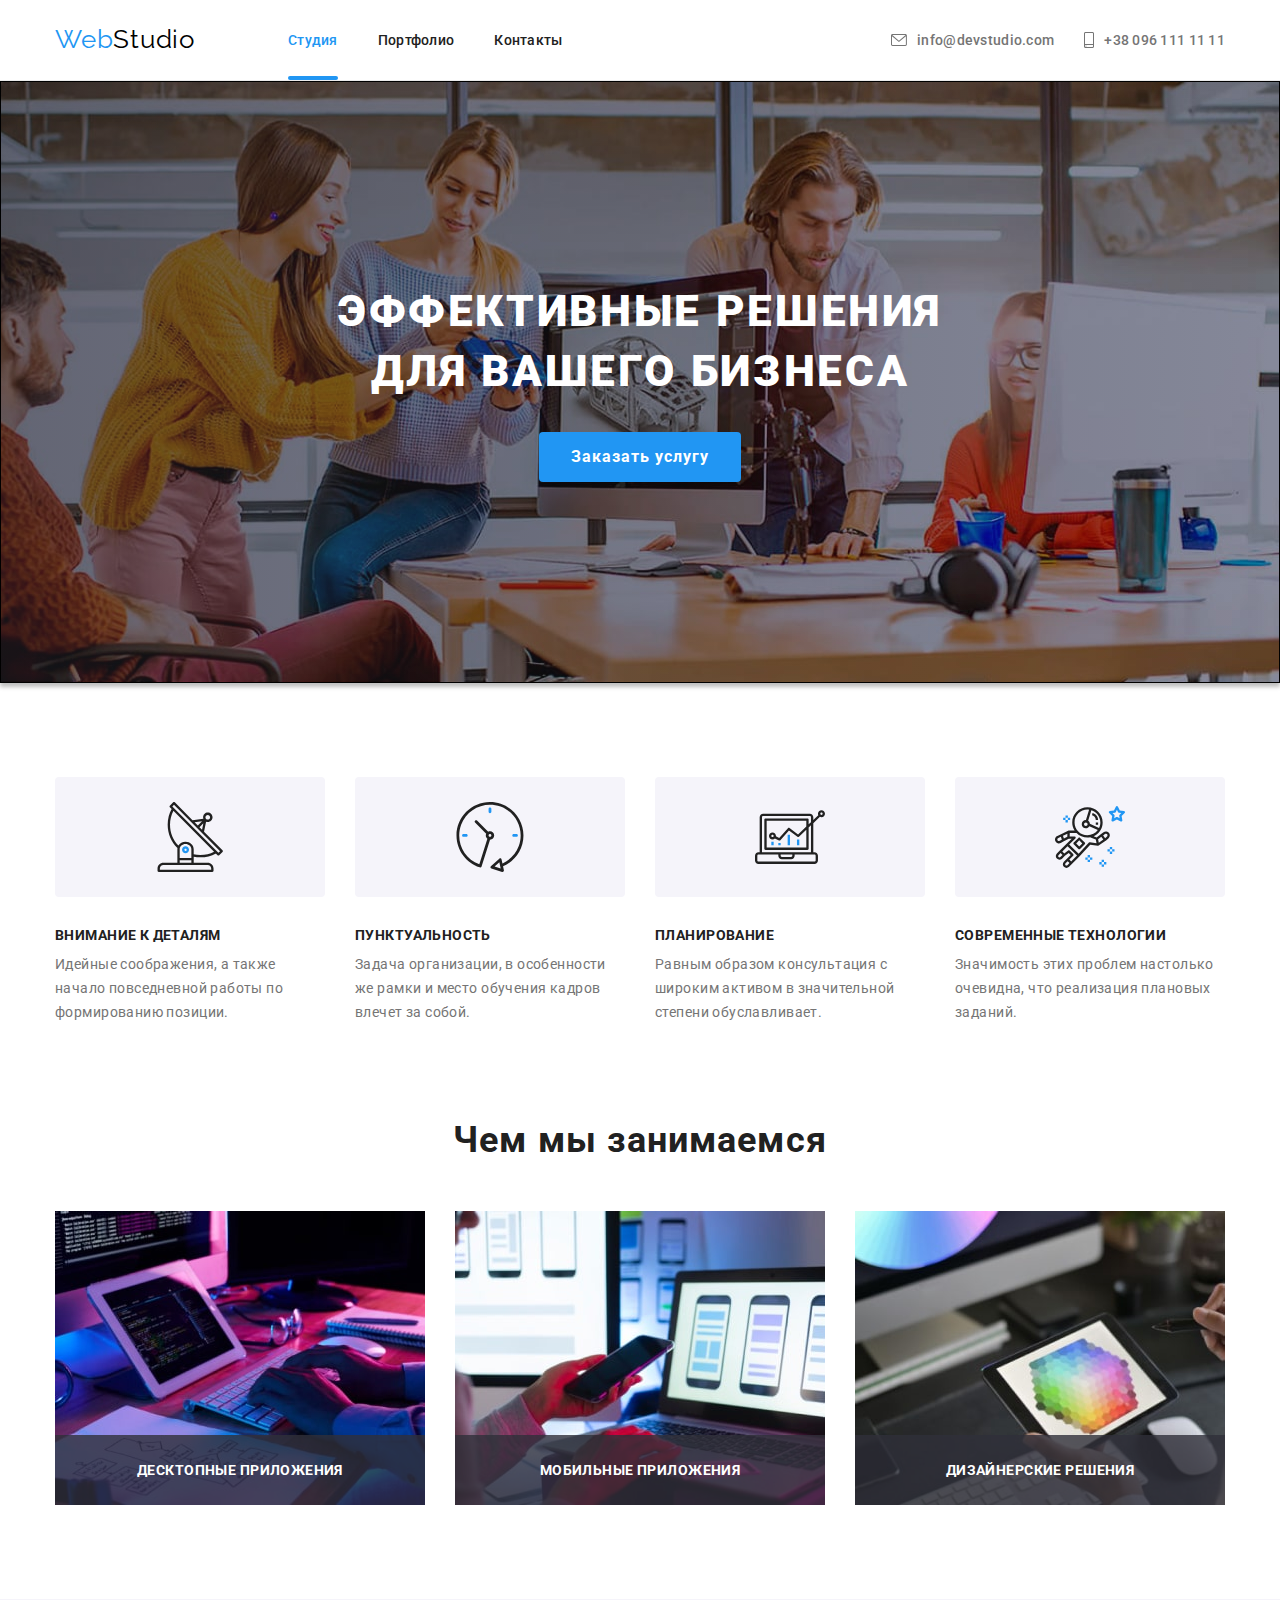
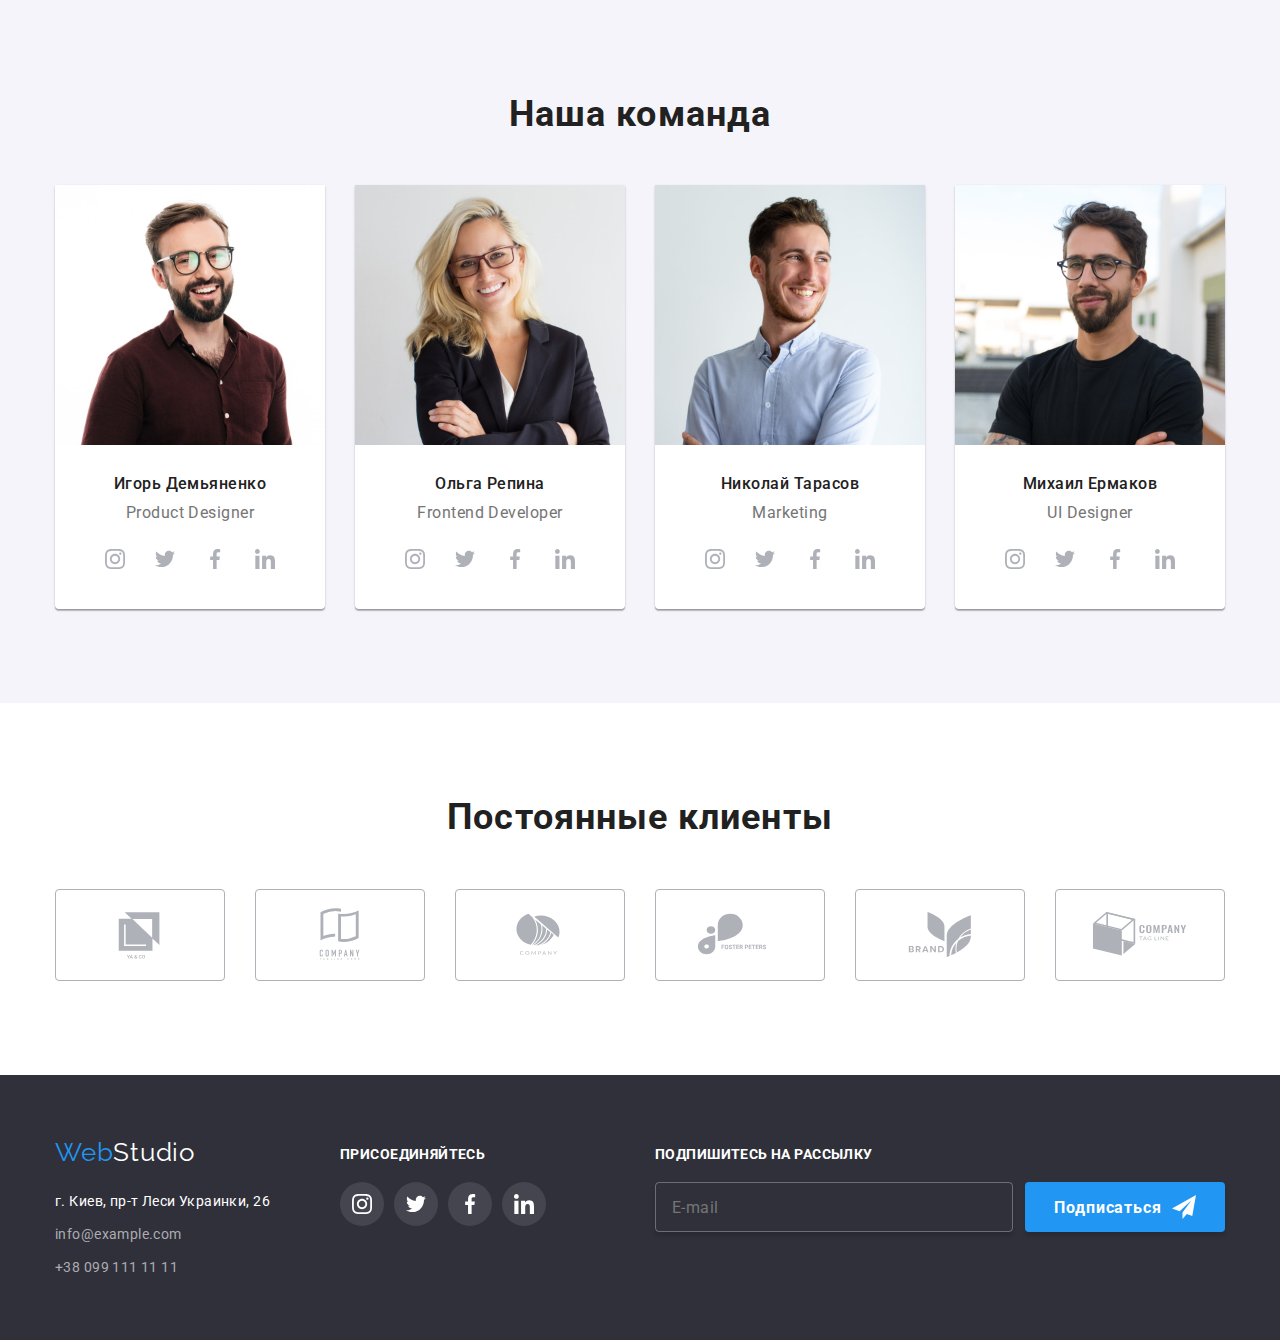
<file: index.html>
<!DOCTYPE html>
<html lang="ru">
  <head>
    <meta charset="UTF-8" />
    <meta http-equiv="X-UA-Compatible" content="IE=edge" />
    <meta name="viewport" content="width=device-width, initial-scale=1.0" />
    <title>Студия</title>
    <link rel="preconnect" href="https://fonts.googleapis.com" />
    <link rel="preconnect" href="https://fonts.gstatic.com" crossorigin />
    <link
      href="https://fonts.googleapis.com/css2?family=Raleway:wght@700&family=Roboto:wght@400;500;700;900&display=swap"
      rel="stylesheet"
    />
    <link rel="stylesheet" href="./css/main.min.css" />
  </head>

  <body>
    <header>
      <div class="container header">
        <nav class="nav-section">
          <!-- HEADER LOGO -->
          <a class="logo header-logo" href="./"
            >Web<span class="logo__black">Studio</span>
          </a>

          <!-- HEADER NAVIGATION -->
          <ul class="site-nav">
            <li class="site-nav__item">
              <a class="site-nav__link site-nav__current" href="./index.html"
                >Студия</a
              >
            </li>
            <li class="site-nav__item">
              <a class="site-nav__link" href="./portfolio.html">Портфолио</a>
            </li>
            <li class="site-nav__item">
              <a
                class="site-nav__link"
                href="https://unison-school.com.ua/data/uchitel_gitary_gostilo"
                >Контакты</a
              >
            </li>
          </ul>
        </nav>

        <!-- HEADER CONTACTS -->
        <ul class="site-contacts">
          <li class="site-contacts__item">
            <a class="site-contacts__link" href="mailto:info@devstudio.com">
              <svg class="site-contacts__icon" width="16" height="12">
                <use href="./images/icons.svg#icon-mail"></use>
              </svg>
              info@devstudio.com
            </a>
          </li>
          <li class="site-contacts__item">
            <a class="site-contacts__link" href="tel:+380961111111">
              <svg class="site-contacts__icon" width="10" height="16">
                <use href="./images/icons.svg#icon-smartphone"></use>
              </svg>
              +38 096 111 11 11
            </a>
          </li>
        </ul>
      </div>
    </header>

    <main>
      <!-- HERO -->
      <section class="hero">
        <div class="container">
          <h1 class="hero__title">Эффективные решения для вашего бизнеса</h1>
          <button type="button" class="main-button" data-modal-open>
            Заказать услугу
          </button>
        </div>
      </section>

      <!-- FEATURES -->
      <section class="features-section">
        <div class="container">
          <h2 class="visually-hidden">Особенности</h2>
          <ul class="features">
            <li class="features__item">
              <div class="features__image">
                <svg class="features__icon" width="70" height="70">
                  <use href="./images/icons.svg#icon-antenna"></use>
                </svg>
              </div>
              <h3 class="features__title">Внимание к деталям</h3>
              <p class="features__text">
                Идейные соображения, а также начало повседневной работы по
                формированию позиции.
              </p>
            </li>
            <li class="features__item">
              <div class="features__image">
                <svg class="features__icon" width="70" height="70">
                  <use href="./images/icons.svg#icon-clock"></use>
                </svg>
              </div>
              <h3 class="features__title">Пунктуальность</h3>
              <p class="features__text">
                Задача организации, в особенности же рамки и место обучения
                кадров влечет за собой.
              </p>
            </li>
            <li class="features__item">
              <div class="features__image">
                <svg class="features__icon" width="70" height="70">
                  <use href="./images/icons.svg#icon-diagram"></use>
                </svg>
              </div>
              <h3 class="features__title">Планирование</h3>
              <p class="features__text">
                Равным образом консультация с широким активом в значительной
                степени обуславливает.
              </p>
            </li>
            <li class="features__item">
              <div class="features__image">
                <svg class="features__icon" width="70" height="70">
                  <use href="./images/icons.svg#icon-astronaut"></use>
                </svg>
              </div>
              <h3 class="features__title">Современные технологии</h3>
              <p class="features__text">
                Значимость этих проблем настолько очевидна, что реализация
                плановых заданий.
              </p>
            </li>
          </ul>
        </div>
      </section>

      <!-- SERVISES -->
      <section class="services">
        <div class="container">
          <h2 class="services__title">Чем мы занимаемся</h2>
          <ul class="services-list">
            <li class="services-list__item">
              <img
                src="./images/im1.jpg"
                alt="Руки у планшета с клавиатурой"
                width="370"
              />
              <p class="services-list__text">Десктопные приложения</p>
            </li>
            <li class="services-list__item">
              <img
                src="./images/im2.jpg"
                alt="Телефон в руке возле ноутбука"
                width="370"
              />
              <p class="services-list__text">Мобильные приложения</p>
            </li>
            <li class="services-list__item">
              <img
                src="./images/im3.jpg"
                alt="Планшет и стилус в руках"
                width="370"
              />
              <p class="services-list__text">Дизайнерские решения</p>
            </li>
          </ul>
        </div>
      </section>

      <!-- TEAM -->
      <section class="team-section">
        <div class="container">
          <h2 class="team-section__title">Наша команда</h2>
          <ul class="team-list">
            <li class="team-list__item">
              <img
                src="./images/member1.jpg"
                alt="Член команды 1"
                width="270"
              />
              <div class="team-list__card">
                <h3 class="team-list__title">Игорь Демьяненко</h3>
                <p class="team-list__text">Product Designer</p>
                <ul class="team-social">
                  <li class="team-social__item">
                    <a href="" class="team-social__link">
                      <svg class="team-social__icon" width="20" height="20">
                        <use href="./images/icons.svg#icon-instagram"></use>
                      </svg>
                    </a>
                  </li>
                  <li class="team-social__item">
                    <a href="" class="team-social__link">
                      <svg class="team-social__icon" width="20" height="20">
                        <use href="./images/icons.svg#icon-twitter"></use>
                      </svg>
                    </a>
                  </li>
                  <li class="team-social__item">
                    <a href="" class="team-social__link">
                      <svg class="team-social__icon" width="20" height="20">
                        <use href="./images/icons.svg#icon-facebook"></use>
                      </svg>
                    </a>
                  </li>
                  <li class="team-social__item">
                    <a href="" class="team-social__link">
                      <svg class="team-social__icon" width="20" height="20">
                        <use href="./images/icons.svg#icon-linkedin"></use>
                      </svg>
                    </a>
                  </li>
                </ul>
              </div>
            </li>
            <li class="team-list__item">
              <img
                src="./images/member2.jpg"
                alt="Член команды 2"
                width="270"
                class="team-image"
              />
              <div class="team-list__card">
                <h3 class="team-list__title">Ольга Репина</h3>
                <p class="team-list__text">Frontend Developer</p>
                <ul class="team-social">
                  <li class="team-social__item">
                    <a href="" class="team-social__link">
                      <svg class="team-social__icon" width="20" height="20">
                        <use href="./images/icons.svg#icon-instagram"></use>
                      </svg>
                    </a>
                  </li>
                  <li class="team-social__item">
                    <a href="" class="team-social__link">
                      <svg class="team-social__icon" width="20" height="20">
                        <use href="./images/icons.svg#icon-twitter"></use>
                      </svg>
                    </a>
                  </li>
                  <li class="team-social__item">
                    <a href="" class="team-social__link">
                      <svg class="team-social__icon" width="20" height="20">
                        <use href="./images/icons.svg#icon-facebook"></use>
                      </svg>
                    </a>
                  </li>
                  <li class="team-social__item">
                    <a href="" class="team-social__link">
                      <svg class="team-social__icon" width="20" height="20">
                        <use href="./images/icons.svg#icon-linkedin"></use>
                      </svg>
                    </a>
                  </li>
                </ul>
              </div>
            </li>
            <li class="team-list__item">
              <img
                src="./images/member3.jpg"
                alt="Член команды 3"
                width="270"
                class="team-image"
              />
              <div class="team-list__card">
                <h3 class="team-list__title">Николай Тарасов</h3>
                <p class="team-list__text">Marketing</p>
                <ul class="team-social">
                  <li class="team-social__item">
                    <a href="" class="team-social__link">
                      <svg class="team-social__icon" width="20" height="20">
                        <use href="./images/icons.svg#icon-instagram"></use>
                      </svg>
                    </a>
                  </li>
                  <li class="team-social__item">
                    <a href="" class="team-social__link">
                      <svg class="team-social__icon" width="20" height="20">
                        <use href="./images/icons.svg#icon-twitter"></use>
                      </svg>
                    </a>
                  </li>
                  <li class="team-social__item">
                    <a href="" class="team-social__link">
                      <svg class="team-social__icon" width="20" height="20">
                        <use href="./images/icons.svg#icon-facebook"></use>
                      </svg>
                    </a>
                  </li>
                  <li class="team-social__item">
                    <a href="" class="team-social__link">
                      <svg class="team-social__icon" width="20" height="20">
                        <use href="./images/icons.svg#icon-linkedin"></use>
                      </svg>
                    </a>
                  </li>
                </ul>
              </div>
            </li>
            <li class="team-list__item">
              <img
                src="./images/member4.jpg"
                alt="Член команды 4"
                width="270"
                class="team-image"
              />
              <div class="team-list__card">
                <h3 class="team-list__title">Михаил Ермаков</h3>
                <p class="team-list__text">UI Designer</p>
                <ul class="team-social">
                  <li class="team-social__item">
                    <a href="" class="team-social__link">
                      <svg class="team-social__icon" width="20" height="20">
                        <use href="./images/icons.svg#icon-instagram"></use>
                      </svg>
                    </a>
                  </li>
                  <li class="team-social__item">
                    <a href="" class="team-social__link">
                      <svg class="team-social__icon" width="20" height="20">
                        <use href="./images/icons.svg#icon-twitter"></use>
                      </svg>
                    </a>
                  </li>
                  <li class="team-social__item">
                    <a href="" class="team-social__link">
                      <svg class="team-social__icon" width="20" height="20">
                        <use href="./images/icons.svg#icon-facebook"></use>
                      </svg>
                    </a>
                  </li>
                  <li class="team-social__item">
                    <a href="" class="team-social__link">
                      <svg class="team-social__icon" width="20" height="20">
                        <use href="./images/icons.svg#icon-linkedin"></use>
                      </svg>
                    </a>
                  </li>
                </ul>
              </div>
            </li>
          </ul>
        </div>
      </section>

      <!-- CLIENTS -->
      <section class="clients">
        <div class="container">
          <h2 class="clients__title">Постоянные клиенты</h2>
          <ul class="clients-list">
            <li class="clients-list__item">
              <a href="" class="clients-list__link">
                <svg class="clients-list__icon" width="106" height="60">
                  <use href="./images/icons.svg#icon-client-1"></use>
                </svg>
              </a>
            </li>
            <li class="clients-list__item">
              <a href="" class="clients-list__link">
                <svg class="clients-list__icon" width="106" height="60">
                  <use href="./images/icons.svg#icon-client-2"></use>
                </svg>
              </a>
            </li>
            <li class="clients-list__item">
              <a href="" class="clients-list__link">
                <svg class="clients-list__icon" width="106" height="60">
                  <use href="./images/icons.svg#icon-client-3"></use>
                </svg>
              </a>
            </li>
            <li class="clients-list__item">
              <a href="" class="clients-list__link">
                <svg class="clients-list__icon" width="106" height="60">
                  <use href="./images/icons.svg#icon-client-4"></use>
                </svg>
              </a>
            </li>
            <li class="clients-list__item">
              <a href="" class="clients-list__link">
                <svg class="clients-list__icon" width="106" height="60">
                  <use href="./images/icons.svg#icon-client-5"></use>
                </svg>
              </a>
            </li>
            <li class="clients-list__item">
              <a href="" class="clients-list__link">
                <svg class="clients-list__icon" width="106" height="60">
                  <use href="./images/icons.svg#icon-client-6"></use>
                </svg>
              </a>
            </li>
          </ul>
        </div>
      </section>
    </main>

    <!-- FOOTER CONTACTS -->
    <footer class="footer">
      <div class="container footer-container">
        <div class="footer-contacts">
          <h3 class="visually-hidden">Контакты</h3>
          <a class="logo footer-logo" href="./"
            >Web<span class="logo__white">Studio</span></a
          >
          <ul class="footer-list">
            <li class="footer-list-item">
              <address class="footer-address">
                г. Киев, пр-т Леси Украинки, 26
              </address>
            </li>
            <li class="footer-list-item">
              <a href="mailto:info@example.com" class="footer-contacts">
                info@example.com
              </a>
            </li>
            <li class="footer-list-item">
              <a href="tel:+380991111111" class="footer-contacts">
                +38 099 111 11 11
              </a>
            </li>
          </ul>
        </div>

        <!-- FOOTER SOCIAL -->
        <div class="footer-social-wrap">
          <h3 class="footer-social-title">Присоединяйтесь</h3>
          <ul class="footer-social">
            <li class="footer-social__item">
              <a href="" class="footer-social__link">
                <svg class="footer-social__icon" width="20" height="20">
                  <use href="./images/icons.svg#icon-instagram"></use>
                </svg>
              </a>
            </li>
            <li class="footer-social__item">
              <a href="" class="footer-social__link">
                <svg class="footer-social__icon" width="20" height="20">
                  <use href="./images/icons.svg#icon-twitter"></use>
                </svg>
              </a>
            </li>
            <li class="footer-social__item">
              <a href="" class="footer-social__link">
                <svg class="footer-social__icon" width="20" height="20">
                  <use href="./images/icons.svg#icon-facebook"></use>
                </svg>
              </a>
            </li>
            <li class="footer-social__item">
              <a href="" class="footer-social__link">
                <svg class="footer-social__icon" width="20" height="20">
                  <use href="./images/icons.svg#icon-linkedin"></use>
                </svg>
              </a>
            </li>
          </ul>
        </div>

        <!-- FOOTER SUBSCRIPTION -->
        <div class="footer-subscribe-section">
          <p class="footer-subcribe-title">Подпишитесь на рассылку</p>
          <form class="footer-subcribe">
            <input
              class="footer-subcribe__input"
              type="email"
              name="subscribe"
              placeholder="E-mail"
              required
            />
            <button type="submit" class="footer-subscribe__btn">
              Подписаться
              <svg class="footer-subscribe__icon" width="24" height="24">
                <use href="./images/icons.svg#icon-send"></use>
              </svg>
            </button>
          </form>
        </div>
      </div>
    </footer>

    <!-- MODAL WINDOW -->
    <div class="backdrop is-hidden" data-modal>
      <div class="modal">
        <button type="button" class="modal-close" data-modal-close>
          <svg class="modal-close-icon" width="11" height="11">
            <use href="./images/icons.svg#icon-close"></use>
          </svg>
        </button>

        <!-- MODAL FORM -->
        <p class="modal-form-title">Оставьте свои данные, мы вам перезвоним</p>
        <form class="modal-form">
          <label class="modal-label">
            Имя
            <span class="modal-label-wrap">
              <input type="text" name="person" class="modal-form-input" />
              <svg class="modal-lable-icon" width="18px" height="18px">
                <use href="./images/icons.svg#icon-modal-person"></use>
              </svg>
            </span>
          </label>
          <label class="modal-label">
            Телефон
            <span class="modal-label-wrap">
              <input type="tel" name="phone" class="modal-form-input" />
              <svg class="modal-lable-icon" width="18px" height="18px">
                <use href="./images/icons.svg#icon-modal-phone"></use>
              </svg>
            </span>
          </label>
          <label class="modal-label">
            Почта
            <span class="modal-label-wrap">
              <input type="email" name="email" class="modal-form-input" />
              <svg class="modal-lable-icon" width="18px" height="18px">
                <use href="./images/icons.svg#icon-modal-email"></use>
              </svg>
            </span>
          </label>
          <label class="modal-label">
            Комментарий
            <textarea
              name="comment"
              placeholder="Введите текст"
              class="modal-form-comment"
            ></textarea>
          </label>

          <!-- MODAL FORM CHECKBOX -->
          <div class="checkbox-container">
            <label class="modal-label-checkbox">
              <span class="modal-checkbox-wrap">
                <input type="checkbox" name="checkbox" class="modal-checkbox" />
                <span class="modal-checkbox-text">
                  Соглашаюсь с рассылкой и принимаю
                  <a href="" class="modal-checkbox-link">Условия договора</a>
                  <svg
                    class="modal-checkbox-icon-dis"
                    width="16px"
                    height="15px"
                  >
                    <use href="./images/icons.svg#icon-checkbox-black"></use>
                  </svg>
                  <svg
                    class="modal-checkbox-icon-act"
                    width="16px"
                    height="15px"
                  >
                    <use href="./images/icons.svg#icon-checkbox-blue"></use>
                  </svg>
                </span>
              </span>
            </label>
          </div>
          <div class="modal-button">
            <button type="submit" class="main-button">Отправить</button>
          </div>
        </form>
      </div>
    </div>

    <script src="./js/modal.js"></script>
  </body>
</html>
</file>
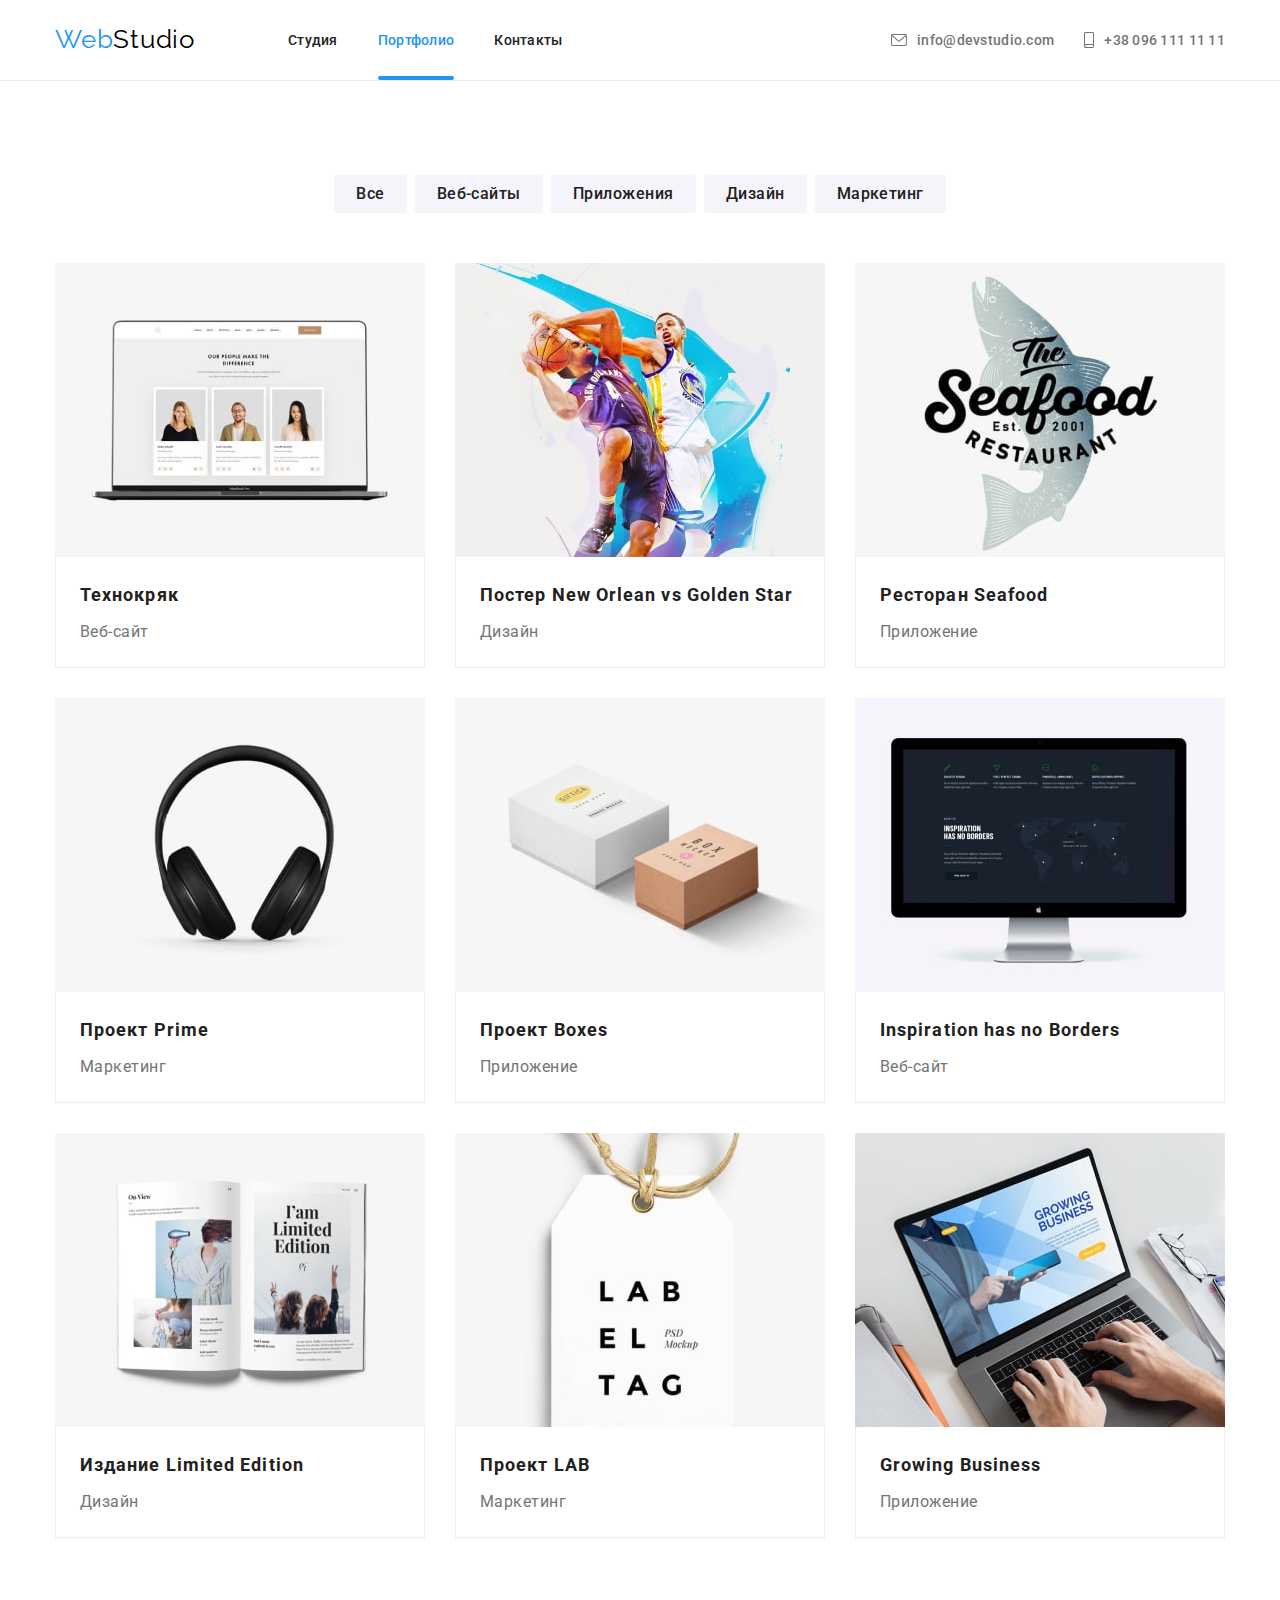
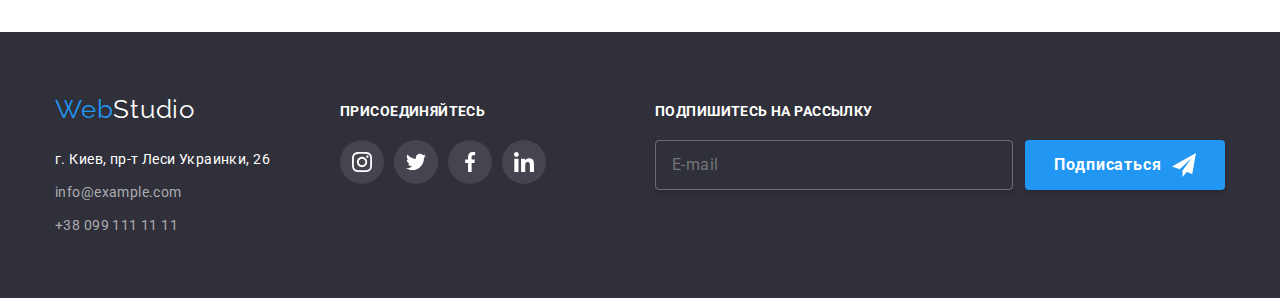
<file: portfolio.html>
<!DOCTYPE html>
<html lang="ru">
  <head>
    <meta charset="UTF-8" />
    <meta http-equiv="X-UA-Compatible" content="IE=edge" />
    <meta name="viewport" content="width=device-width, initial-scale=1.0" />
    <title>Портфолио</title>
    <link rel="preconnect" href="https://fonts.googleapis.com" />
    <link rel="preconnect" href="https://fonts.gstatic.com" crossorigin />
    <link
      href="https://fonts.googleapis.com/css2?family=Raleway:wght@700&family=Roboto:wght@400;500;700;900&display=swap"
      rel="stylesheet"
    />
    <link rel="stylesheet" href="./css/main.min.css" />
  </head>

  <body>
    <header>
      <div class="container header">
        <nav class="nav-section">
          <!-- HEADER LOGO -->
          <a class="logo header-logo" href="./"
            >Web<span class="logo__black">Studio</span>
          </a>

          <!-- HEADER NAVIGATION -->
          <ul class="site-nav">
            <li class="site-nav__item">
              <a class="site-nav__link" href="./index.html">Студия</a>
            </li>
            <li class="site-nav__item">
              <a
                class="site-nav__link site-nav__current"
                href="./portfolio.html"
                >Портфолио</a
              >
            </li>
            <li class="site-nav__item">
              <a
                class="site-nav__link"
                href="https://unison-school.com.ua/data/uchitel_gitary_gostilo"
                >Контакты</a
              >
            </li>
          </ul>
        </nav>

        <!-- HEADER CONTACTS -->
        <ul class="site-contacts">
          <li class="site-contacts__item">
            <a class="site-contacts__link" href="mailto:info@devstudio.com">
              <svg class="site-contacts__icon" width="16" height="12">
                <use href="./images/icons.svg#icon-mail"></use>
              </svg>
              info@devstudio.com
            </a>
          </li>
          <li class="site-contacts__item">
            <a class="site-contacts__link" href="tel:+380961111111">
              <svg class="site-contacts__icon" width="10" height="16">
                <use href="./images/icons.svg#icon-smartphone"></use>
              </svg>
              +38 096 111 11 11
            </a>
          </li>
        </ul>
      </div>
    </header>

    <main>
      <section class="portfolio-section">
        <div class="container">
          <!-- BUTTONS -->
          <h1 class="visually-hidden">Портфолио</h1>
          <ul class="portfolio-buttons">
            <li class="portfolio-buttons__item">
              <button type="button" class="portfolio-buttons__button">
                Все
              </button>
            </li>
            <li class="portfolio-buttons__item">
              <button type="button" class="portfolio-buttons__button">
                Веб-сайты
              </button>
            </li>
            <li class="portfolio-buttons__item">
              <button type="button" class="portfolio-buttons__button">
                Приложения
              </button>
            </li>
            <li class="portfolio-buttons__item">
              <button type="button" class="portfolio-buttons__button">
                Дизайн
              </button>
            </li>
            <li class="portfolio-buttons__item">
              <button type="button" class="portfolio-buttons__button">
                Маркетинг
              </button>
            </li>
          </ul>

          <!-- GALLERY -->
          <ul class="portfolio-gallery">
            <li class="portfolio-gallery__item">
              <div class="portfolio-gallery__overlay">
                <img src="./images/img-1.jpg" alt="картинка 1" width="370" />
                <p class="portfolio-gallery__over-text">
                  Технокряк это современная площадка распространения
                  коронавируса. Компании используют эту платформу для цифрового
                  шпионажа и атак на защищённые сервера конкурентов.
                </p>
              </div>
              <div class="portfolio-gallery__card">
                <h2 class="portfolio-gallery__main">Технокряк</h2>
                <p class="portfolio-gallery__text">Веб-сайт</p>
              </div>
            </li>
            <li class="portfolio-gallery__item">
              <div class="portfolio-gallery__overlay">
                <img src="./images/img-2.jpg" alt="картинка 2" width="370" />
                <p class="portfolio-gallery__over-text">
                  Технокряк это современная площадка распространения
                  коронавируса. Компании используют эту платформу для цифрового
                  шпионажа и атак на защищённые сервера конкурентов.
                </p>
              </div>
              <div class="portfolio-gallery__card">
                <h2 class="portfolio-gallery__main">
                  Постер <span lang="en">New Orlean vs Golden Star</span>
                </h2>
                <p class="portfolio-gallery__text">Дизайн</p>
              </div>
            </li>
            <li class="portfolio-gallery__item">
              <div class="portfolio-gallery__overlay">
                <img src="./images/img-3.jpg" alt="картинка 3" width="370" />
                <p class="portfolio-gallery__over-text">
                  Технокряк это современная площадка распространения
                  коронавируса. Компании используют эту платформу для цифрового
                  шпионажа и атак на защищённые сервера конкурентов.
                </p>
              </div>
              <div class="portfolio-gallery__card">
                <h2 class="portfolio-gallery__main">
                  Ресторан <span lang="en">Seafood</span>
                </h2>
                <p class="portfolio-gallery__text">Приложение</p>
              </div>
            </li>
            <li class="portfolio-gallery__item">
              <div class="portfolio-gallery__overlay">
                <img src="./images/img-4.jpg" alt="картинка 4" width="370" />
                <p class="portfolio-gallery__over-text">
                  Технокряк это современная площадка распространения
                  коронавируса. Компании используют эту платформу для цифрового
                  шпионажа и атак на защищённые сервера конкурентов.
                </p>
              </div>
              <div class="portfolio-gallery__card">
                <h2 class="portfolio-gallery__main">
                  Проект <span lang="en">Prime</span>
                </h2>
                <p class="portfolio-gallery__text">Маркетинг</p>
              </div>
            </li>
            <li class="portfolio-gallery__item">
              <div class="portfolio-gallery__overlay">
                <img src="./images/img-5.jpg" alt="картинка 5" width="370" />
                <p class="portfolio-gallery__over-text">
                  Технокряк это современная площадка распространения
                  коронавируса. Компании используют эту платформу для цифрового
                  шпионажа и атак на защищённые сервера конкурентов.
                </p>
              </div>
              <div class="portfolio-gallery__card">
                <h2 class="portfolio-gallery__main">
                  Проект <span lang="en">Boxes</span>
                </h2>
                <p class="portfolio-gallery__text">Приложение</p>
              </div>
            </li>
            <li class="portfolio-gallery__item">
              <div class="portfolio-gallery__overlay">
                <img src="./images/img-6.jpg" alt="картинка 6" width="370" />
                <p class="portfolio-gallery__over-text">
                  Технокряк это современная площадка распространения
                  коронавируса. Компании используют эту платформу для цифрового
                  шпионажа и атак на защищённые сервера конкурентов.
                </p>
              </div>
              <div class="portfolio-gallery__card">
                <h2 class="portfolio-gallery__main" lang="en">
                  Inspiration has no Borders
                </h2>
                <p class="portfolio-gallery__text">Веб-сайт</p>
              </div>
            </li>
            <li class="portfolio-gallery__item">
              <div class="portfolio-gallery__overlay">
                <img src="./images/img-7.jpg" alt="картинка 7" width="370" />
                <p class="portfolio-gallery__over-text">
                  Технокряк это современная площадка распространения
                  коронавируса. Компании используют эту платформу для цифрового
                  шпионажа и атак на защищённые сервера конкурентов.
                </p>
              </div>
              <div class="portfolio-gallery__card">
                <h2 class="portfolio-gallery__main">
                  Издание <span lang="en">Limited Edition</span>
                </h2>
                <p class="portfolio-gallery__text">Дизайн</p>
              </div>
            </li>
            <li class="portfolio-gallery__item">
              <div class="portfolio-gallery__overlay">
                <img src="./images/img-8.jpg" alt="картинка 8" width="370" />
                <p class="portfolio-gallery__over-text">
                  Технокряк это современная площадка распространения
                  коронавируса. Компании используют эту платформу для цифрового
                  шпионажа и атак на защищённые сервера конкурентов.
                </p>
              </div>
              <div class="portfolio-gallery__card">
                <h2 class="portfolio-gallery__main">
                  Проект <span lang="en">LAB</span>
                </h2>
                <p class="portfolio-gallery__text">Маркетинг</p>
              </div>
            </li>
            <li class="portfolio-gallery__item">
              <div class="portfolio-gallery__overlay">
                <img src="./images/img-9.jpg" alt="картинка 9" width="370" />
                <p class="portfolio-gallery__over-text">
                  Технокряк это современная площадка распространения
                  коронавируса. Компании используют эту платформу для цифрового
                  шпионажа и атак на защищённые сервера конкурентов.
                </p>
              </div>
              <div class="portfolio-gallery__card">
                <h2 class="portfolio-gallery__main" lang="en">
                  Growing Business
                </h2>
                <p class="portfolio-gallery__text">Приложение</p>
              </div>
            </li>
          </ul>
        </div>
      </section>
    </main>

    <!-- FOOTER CONTACTS -->
    <footer class="footer">
      <div class="container footer-container">
        <div class="footer-contacts">
          <h3 class="visually-hidden">Контакты</h3>
          <a class="logo footer-logo" href="./"
            >Web<span class="logo__white">Studio</span></a
          >
          <ul class="footer-list">
            <li class="footer-list-item">
              <address class="footer-address">
                г. Киев, пр-т Леси Украинки, 26
              </address>
            </li>
            <li class="footer-list-item">
              <a href="mailto:info@example.com" class="footer-contacts">
                info@example.com
              </a>
            </li>
            <li class="footer-list-item">
              <a href="tel:+380991111111" class="footer-contacts">
                +38 099 111 11 11
              </a>
            </li>
          </ul>
        </div>

        <!-- FOOTER SOCIAL -->
        <div class="footer-social-wrap">
          <h3 class="footer-social-title">Присоединяйтесь</h3>
          <ul class="footer-social">
            <li class="footer-social__item">
              <a href="" class="footer-social__link">
                <svg class="footer-social__icon" width="20" height="20">
                  <use href="./images/icons.svg#icon-instagram"></use>
                </svg>
              </a>
            </li>
            <li class="footer-social__item">
              <a href="" class="footer-social__link">
                <svg class="footer-social__icon" width="20" height="20">
                  <use href="./images/icons.svg#icon-twitter"></use>
                </svg>
              </a>
            </li>
            <li class="footer-social__item">
              <a href="" class="footer-social__link">
                <svg class="footer-social__icon" width="20" height="20">
                  <use href="./images/icons.svg#icon-facebook"></use>
                </svg>
              </a>
            </li>
            <li class="footer-social__item">
              <a href="" class="footer-social__link">
                <svg class="footer-social__icon" width="20" height="20">
                  <use href="./images/icons.svg#icon-linkedin"></use>
                </svg>
              </a>
            </li>
          </ul>
        </div>

        <!-- FOOTER SUBSCRIPTION -->
        <div class="footer-subscribe-section">
          <p class="footer-subcribe-title">Подпишитесь на рассылку</p>
          <form class="footer-subcribe">
            <input
              class="footer-subcribe__input"
              type="email"
              name="subscribe"
              placeholder="E-mail"
              required
            />
            <button type="submit" class="footer-subscribe__btn">
              Подписаться
              <svg class="footer-subscribe__icon" width="24" height="24">
                <use href="./images/icons.svg#icon-send"></use>
              </svg>
            </button>
          </form>
        </div>
      </div>
    </footer>
  </body>
</html>
</file>
<file: css/main.min.css>
/*! modern-normalize v1.1.0 | MIT License | https://github.com/sindresorhus/modern-normalize */*,::before,::after{box-sizing:border-box}html{line-height:1.15;-webkit-text-size-adjust:100%;-moz-tab-size:4;-o-tab-size:4;tab-size:4}body{margin:0;font-family:system-ui,-apple-system,"Segoe UI",Roboto,Helvetica,Arial,sans-serif,"Apple Color Emoji","Segoe UI Emoji"}hr{height:0;color:inherit}abbr[title]{-webkit-text-decoration:underline dotted;text-decoration:underline dotted}b,strong{font-weight:bolder}code,kbd,samp,pre{font-family:ui-monospace,SFMono-Regular,Consolas,"Liberation Mono",Menlo,monospace;font-size:1em}small{font-size:80%}sub,sup{font-size:75%;line-height:0;position:relative;vertical-align:baseline}sub{bottom:-0.25em}sup{top:-0.5em}table{text-indent:0;border-color:inherit}button,input,optgroup,select,textarea{font-family:inherit;font-size:100%;line-height:1.15;margin:0}button,select{text-transform:none}button,[type=button],[type=reset],[type=submit]{-webkit-appearance:button}::-moz-focus-inner{border-style:none;padding:0}:-moz-focusring{outline:1px dotted ButtonText}:-moz-ui-invalid{box-shadow:none}legend{padding:0}progress{vertical-align:baseline}::-webkit-inner-spin-button,::-webkit-outer-spin-button{height:auto}[type=search]{-webkit-appearance:textfield;outline-offset:-2px}::-webkit-search-decoration{-webkit-appearance:none}::-webkit-file-upload-button{-webkit-appearance:button;font:inherit}summary{display:list-item}:root{--brand-color-main: #212121;--brand-color-text: #757575;--brand-color-focus: #2196f3;--brand-background-color: #2f303a;--timing-function: 250ms cubic-bezier(0.4, 0, 0.2, 1)}.visually-hidden{position:absolute;clip:rect(0 0 0 0);width:1px;height:1px;margin:-1px;border:0;padding:0;overflow:hidden}p,h1,h2,h3,h4,h5,h6{margin:0}ul{margin:0;padding:0;list-style:none}button{cursor:pointer}img{display:block;min-width:100px;height:auto}body{font-family:"Roboto",sans-serif;background:#fff}.container{width:1200px;padding-left:15px;padding-right:15px;margin-left:auto;margin-right:auto}.logo{font-family:Raleway;font-size:26px;line-height:1.38;letter-spacing:.03em;color:var(--brand-color-focus);text-decoration:none}.logo__black{font-family:Raleway;font-size:26px;line-height:1.38;letter-spacing:.03em;color:#000;text-decoration:none}.logo__white{font-family:Raleway;font-size:26px;color:#fff;text-decoration:none}.header-logo{margin-right:93px}.footer-logo{display:inline-block;margin-bottom:20px}header{border-bottom:1px solid #ececec}.header{display:flex;align-items:center}.main-button{background-color:var(--brand-color-focus);color:#fff;font-weight:700;font-size:16px;line-height:1.87;padding:10px 32px;min-width:200px;letter-spacing:.06em;border-style:none;border-radius:4px;box-shadow:0px 4px 4px rgba(0,0,0,.15)}.nav-section{display:flex;align-items:center}.site-nav{font-size:14px;font-weight:500;line-height:1.17;letter-spacing:.02em;display:flex}.site-nav .site-nav__item:not(:last-child){margin-right:40px}.site-nav__link{position:relative;color:var(--brand-color-main);text-decoration:none;display:block;transition:color var(--timing-function);padding-top:32px;padding-bottom:32px}.site-nav__link:hover,.site-nav__link:focus{color:var(--brand-color-focus)}.site-nav__current{color:var(--brand-color-focus)}.site-nav__current::after{content:"";opacity:1;position:absolute;left:0;bottom:0;width:100%;height:4px;background:var(--brand-color-focus);border-radius:2px}.site-contacts{font-size:14px;font-weight:500;line-height:1.17;letter-spacing:.02em;display:flex;margin-left:auto}.site-contacts__item:not(:last-child){margin-right:30px}.site-contacts__link{color:var(--brand-color-text);text-decoration:none;display:flex;transition:color var(--timing-function);align-items:center}.site-contacts__link:hover,.site-contacts__link:focus{color:var(--brand-color-focus)}.site-contacts__link:hover .site-contacts__icon,.site-contacts__link:focus .site-contacts__icon{fill:var(--brand-color-focus)}.site-contacts__icon{fill:var(--brand-color-text);transition:fill var(--timing-function);margin-right:10px}.hero{padding-top:200px;padding-bottom:200px;max-width:1600px;text-align:center;background-color:rgba(47,48,58,.4);background-image:linear-gradient(to right, rgba(47, 48, 58, 0.4), transparent),url(../images/head.jpg);background-repeat:no-repeat;background-position:center;border:1px solid #000;box-shadow:0px 4px 4px rgba(0,0,0,.25);margin-left:auto;margin-right:auto}.hero__title{font-weight:900;font-size:44px;line-height:1.36;letter-spacing:.06em;width:696px;color:#fff;text-transform:uppercase;margin-bottom:30px;margin-left:auto;margin-right:auto}.features-section{padding:94px 0}.features{display:flex}.features__item{width:270px}.features__item:not(:last-child){margin-right:30px}.features__image{width:270px;height:120px;background-color:#f5f4fa;border-radius:4px;display:flex;justify-content:center;align-items:center}.features__title{font-size:14px;font-weight:700;line-height:1.17;letter-spacing:.03em;color:var(--brand-color-main);text-transform:uppercase;margin-top:30px}.features__text{font-size:14px;line-height:1.71;letter-spacing:.03em;color:var(--brand-color-text);margin-top:10px}.services__title{font-size:36px;font-weight:700;line-height:1.17;letter-spacing:.03em;color:var(--brand-color-main);text-align:center;margin-bottom:50px}.services-list{display:flex;padding-bottom:94px}.services-list__item{position:relative}.services-list__item:not(:last-child){margin-right:30px}.services-list__text{position:absolute;width:100%;left:0;bottom:0;font-weight:700;font-size:14px;line-height:1.17;letter-spacing:.03em;text-transform:uppercase;text-align:center;color:#fff;padding:27px 0;background-color:rgba(47,48,58,.8)}.team-section{background-color:#f5f4fa;padding:94px 0}.team-section__title{font-size:36px;font-weight:700;line-height:1.17;letter-spacing:.03em;color:var(--brand-color-main);text-align:center;margin-bottom:50px}.team-list{display:flex}.team-list__item{background-color:#fff;border-radius:0px 0px 4px 4px;box-shadow:0px 1px 3px rgba(0,0,0,.12),0px 1px 1px rgba(0,0,0,.14),0px 2px 1px rgba(0,0,0,.2)}.team-list__item:not(:last-child){margin-right:30px}.team-list__card{padding:30px 0}.team-list__title{font-size:16px;font-weight:500;line-height:1.17;letter-spacing:.03em;color:var(--brand-color-main);text-align:center;margin-bottom:10px}.team-list__text{font-size:16px;line-height:1.17;letter-spacing:.03em;color:var(--brand-color-text);text-align:center;padding-bottom:16px}.team-social{display:flex;justify-content:center}.team-social__item{width:40px;height:40px}.team-social__item:not(:last-child){margin-right:10px}.team-social__link{width:100%;height:100%;display:flex;transition:background-color var(--timing-function);border-radius:50%;justify-content:center;align-items:center}.team-social__link:hover,.team-social__link:focus{background-color:var(--brand-color-focus);border-radius:50%}.team-social__link:hover:hover .team-social__icon,.team-social__link:hover:focus .team-social__icon,.team-social__link:focus:hover .team-social__icon,.team-social__link:focus:focus .team-social__icon{fill:#fff}.team-social__icon{fill:#afb1b8;transition:fill var(--timing-function)}.clients{display:block;padding:94px 0}.clients__title{font-size:36px;font-weight:700;line-height:1.16;letter-spacing:.03em;color:var(--brand-color-main);text-align:center;margin-bottom:50px}.clients-list{display:flex}.clients-list__item:not(:last-child){margin-right:30px}.clients-list__link{width:170px;height:92px;display:flex;transition:border-color var(--timing-function);justify-content:center;align-items:center;border:1px solid #afb1b8;box-sizing:border-box;border-radius:4px}.clients-list__link:hover,.clients-list__link:focus{border-color:var(--brand-color-focus)}.clients-list__link:hover .clients-list__icon,.clients-list__link:focus .clients-list__icon{fill:var(--brand-color-focus)}.clients-list__icon{fill:#afb1b8;transition:fill var(--timing-function)}.footer{background-color:var(--brand-background-color);padding:60px 0}.footer-container{display:flex}.footer-address{font-size:14px;line-height:1.71;letter-spacing:.03em;font-style:normal;color:#fff}.footer-contacts{font-size:14px;line-height:1.71;letter-spacing:.03em;color:#acacb0;text-decoration:none;transition:color var(--timing-function)}.footer-contacts:hover,.footer-contacts:focus{color:var(--brand-color-focus)}.footer-contacts .footer-list-item:not(:last-child){margin-bottom:9px}.footer-social-wrap{margin-top:12px;margin-left:70px}.footer-social-title{font-size:14px;font-weight:700;line-height:1.14;letter-spacing:.03em;text-transform:uppercase;color:#fff}.footer-social{display:flex;margin-top:20px}.footer-social__item{width:44px;height:44px;background-color:rgba(255,255,255,.1);border-radius:50%}.footer-social__item:not(:last-child){margin-right:10px}.footer-social__link{fill:#fff;width:100%;height:100%;display:flex;transition:background-color var(--timing-function);justify-content:center;align-items:center;border-radius:50%}.footer-social__link:hover,.footer-social__link:focus{background-color:var(--brand-color-focus);border-radius:50%}.footer-subscribe-section{margin-top:12px;margin-left:auto}.footer-subcribe-title{font-size:14px;font-weight:700;line-height:1.14;letter-spacing:.03em;text-transform:uppercase;color:#fff}.footer-subcribe{display:flex;align-items:center;margin-top:20px}.footer-subcribe__input{width:358px;height:50px;font-size:16px;font-weight:400;line-height:1.25;letter-spacing:.03em;color:rgba(255,255,255,.6);padding:15px 0 15px 16px;background-color:transparent;border:1px solid rgba(255,255,255,.3);box-shadow:0px 4px 4px rgba(0,0,0,.15);border-radius:4px}.footer-subscribe__btn{width:200px;height:50px;font-size:16px;font-weight:700;line-height:1.87;letter-spacing:.06em;color:#fff;background-color:var(--brand-color-focus);box-shadow:0px 4px 4px rgba(0,0,0,.15);border-radius:4px;border-style:none;margin-left:12px;border-radius:4px;display:flex;justify-content:center;align-items:center}.footer-subscribe__icon{margin-left:10px;fill:#fff}.portfolio-section{padding:94px 0}.portfolio-buttons{display:flex;justify-content:center}.portfolio-buttons__item:not(:last-child){margin-right:8px}.portfolio-buttons__button{font-size:16px;font-weight:500;line-height:1.62;letter-spacing:.03em;padding:6px 22px;color:var(--brand-color-main);background-color:#f5f4fa;border-style:none;outline:none;border-radius:3px;transition:background-color var(--timing-function),color var(--timing-function),box-shadow var(--timing-function)}.portfolio-buttons__button:hover,.portfolio-buttons__button:focus{background-color:var(--brand-color-focus);color:#fff;box-shadow:0px 3px 1px rgba(0,0,0,.1),0px 1px 2px rgba(0,0,0,.08),0px 2px 2px rgba(0,0,0,.12)}.portfolio-gallery{display:flex;flex-wrap:wrap;margin-top:50px;margin-right:-30px;margin-bottom:-30px}.portfolio-gallery__item{flex-basis:calc(100% / 3 - 30px);margin-right:30px;margin-bottom:30px;transition:box-shadow var(--timing-function)}.portfolio-gallery__item:hover,.portfolio-gallery__item:focus{cursor:pointer;box-shadow:0px 1px 1px rgba(0,0,0,.12),0px 4px 4px rgba(0,0,0,.06),1px 4px 6px rgba(0,0,0,.16)}.portfolio-gallery__item:hover .portfolio-gallery__over-text{transform:translateY(0)}.portfolio-gallery__card{width:370px;border:1px solid #eee;border-top:none;padding:20px 0 20px 24px;margin-left:auto;margin-right:auto}.portfolio-gallery__main{font-size:18px;font-weight:700;line-height:2;letter-spacing:.06em;color:var(--brand-color-main);margin-bottom:4px}.portfolio-gallery__text{font-size:16px;line-height:1.87;letter-spacing:.03em;color:var(--brand-color-text)}.portfolio-gallery__overlay{position:relative;overflow:hidden}.portfolio-gallery__over-text{font-size:18px;font-weight:400;line-height:1.55;letter-spacing:.03em;color:#fff;padding:63px 24px;position:absolute;top:0;left:0;height:100%;overflow:auto;background-color:rgba(33,150,243,.9);transform:translateY(100%);transition:transform var(--timing-function)}.backdrop{width:100vw;height:100vh;background-color:rgba(0,0,0,.2);position:fixed;top:0;transition:opacity var(--timing-function),visibility var(--timing-function)}.modal{width:528px;min-height:581px;background-color:#fff;box-shadow:0px 1px 3px rgba(0,0,0,.12),0px 1px 1px rgba(0,0,0,.14),0px 2px 1px rgba(0,0,0,.2);border-radius:4px;position:absolute;top:50%;left:50%;transform:translate(-50%, -50%)}.modal-close{width:30px;height:30px;background:transparent;border:1px solid rgba(0,0,0,.1);box-sizing:border-box;border-radius:50%;position:absolute;top:8px;right:8px;display:flex;justify-content:center;align-items:center}.modal-close:hover .modal-close-icon{fill:var(--brand-color-focus)}.is-hidden{visibility:hidden;opacity:0;pointer-events:none}.modal-form-title{font-weight:700;font-size:20px;line-height:1.15;letter-spacing:.03em;color:var(--brand-color-main);text-align:center;padding-top:40px}.modal-form{padding:0 40px;margin-top:12px}.modal-label-wrap{margin-top:4px;position:relative}.modal-form-input{width:448px;height:40px;border:1px solid;border-color:rgba(33,33,33,.2);border-radius:4px;padding-left:42px;transition:border-color var(--timing-function)}.modal-form-input:hover{cursor:pointer}.modal-form-input:focus{border-color:var(--brand-color-focus)}.modal-form-input:focus+.modal-lable-icon{fill:var(--brand-color-focus)}.modal-form-comment{width:448px;height:120px;border:1px solid rgba(33,33,33,.2);border-radius:4px;margin-top:4px;padding:12px 16px;resize:none}.modal-label{display:flex;flex-direction:column;font-size:12px;font-weight:400;line-height:1.16;letter-spacing:.01em;color:var(--brand-color-text)}.modal-label:not(:first-child){margin-top:10px}.modal-lable-icon{fill:var(--brand-color-main);position:absolute;left:15px;top:50%;transform:translateY(-50%);transition:fill var(--timing-function)}.checkbox-container{display:flex;justify-content:center;margin-top:20px}.modal-label-checkbox{font-size:14px;font-weight:400;line-height:1.71;letter-spacing:.03em;color:var(--brand-color-text)}.modal-checkbox-wrap{position:relative}.modal-checkbox{opacity:0}.modal-checkbox:checked+.modal-checkbox-text .modal-checkbox-icon-act{opacity:1}.modal-checkbox:checked+.modal-checkbox-text .modal-checkbox-icon-act:checked+.modal-checkbox-text .modal-checkbox-icon-dis{opacity:0}.modal-checkbox-text{margin-left:8px}.modal-checkbox-link{color:var(--brand-color-focus)}.modal-checkbox-icon-dis{position:absolute;left:0;top:50%;transform:translateY(-50%);opacity:1}.modal-checkbox-icon-act{position:absolute;left:0;top:50%;transform:translateY(-50%);opacity:0}.modal-button{display:flex;justify-content:center;margin-top:30px}/*# sourceMappingURL=main.min.css.map */
</file>
